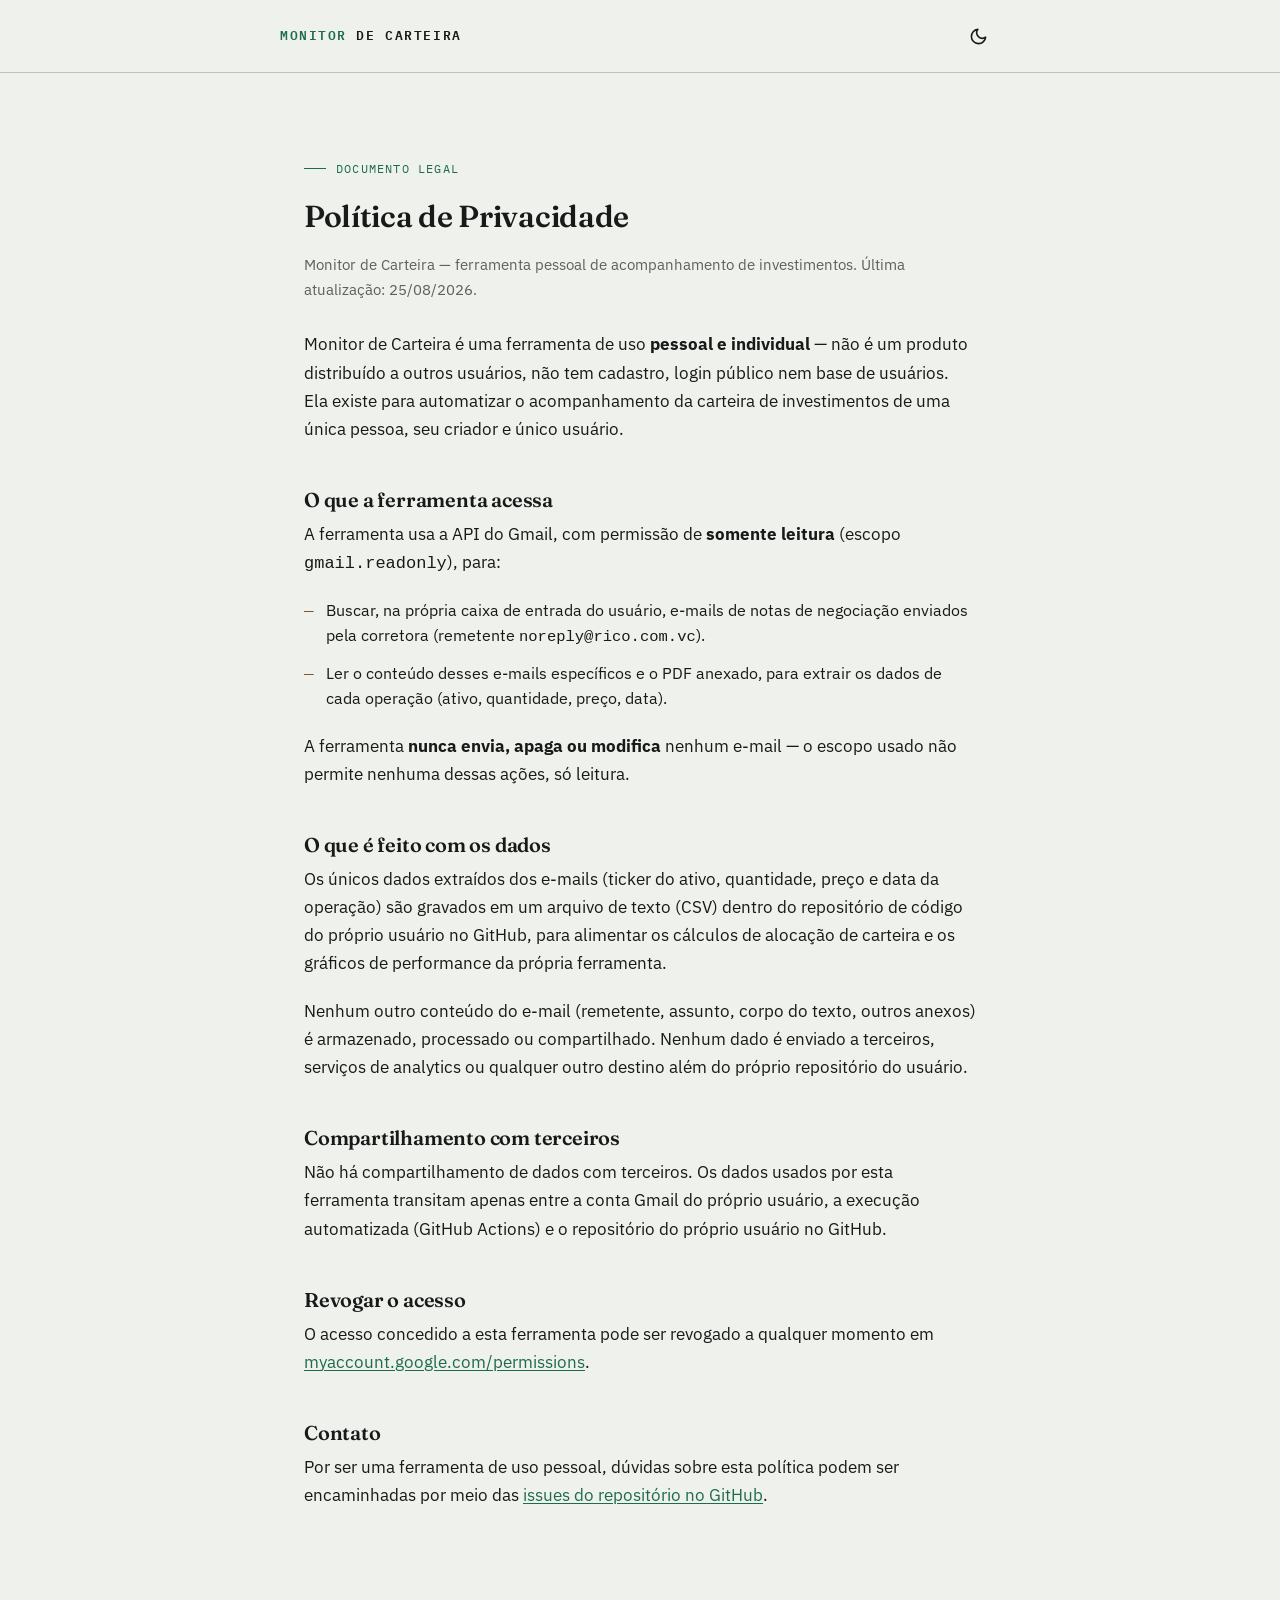
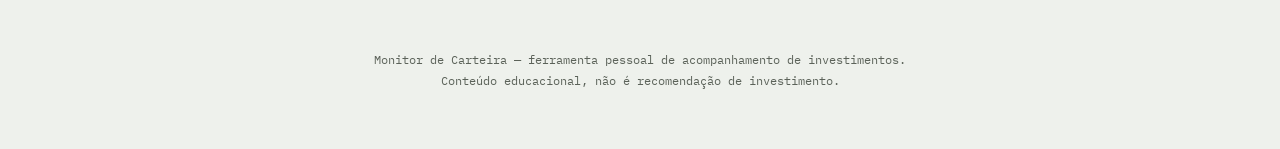
<file: docs/privacidade.html>
<!doctype html>
<html lang="pt-BR">
<head>
<meta charset="utf-8">
<meta name="viewport" content="width=device-width, initial-scale=1">
<script src="assets/theme-init.js"></script>
<link rel="preconnect" href="https://fonts.googleapis.com">
<link rel="preconnect" href="https://fonts.gstatic.com" crossorigin>
<link rel="stylesheet" href="https://fonts.googleapis.com/css2?family=Fraunces:ital,wght@0,400;0,500;0,600;0,700;1,500;1,600&family=IBM+Plex+Sans:wght@400;500;600;700&family=IBM+Plex+Mono:wght@400;500;600&display=swap" media="print" onload="this.media='all'">
<noscript><link rel="stylesheet" href="https://fonts.googleapis.com/css2?family=Fraunces:ital,wght@0,400;0,500;0,600;0,700;1,500;1,600&family=IBM+Plex+Sans:wght@400;500;600;700&family=IBM+Plex+Mono:wght@400;500;600&display=swap"></noscript>
<link rel="stylesheet" href="assets/site.css">
<meta name="color-scheme" content="light dark">
<meta name="robots" content="index, follow">
<title>Política de Privacidade — Monitor de Carteira</title>
<style>
  :root { --maxw: 720px; }
  main { max-width: var(--maxw); margin: 0 auto; padding: 40px 24px 90px; }
  .prose h2 { font-size: 1.25rem; margin-top: 40px; }
</style>
</head>
<body>

<div class="masthead">
  <div class="masthead-inner">
    <a href="./" class="wordmark"><span>Monitor</span> de Carteira</a>
    <div class="masthead-actions">
      <button type="button" class="icon-btn theme-toggle" id="themeToggle" aria-label="Alternar entre tema claro e escuro">
        <svg class="icon-sun" viewBox="0 0 24 24" fill="none" stroke="currentColor" stroke-width="2" stroke-linecap="round" stroke-linejoin="round"><circle cx="12" cy="12" r="4"/><path d="M12 2v2M12 20v2M4.93 4.93l1.41 1.41M17.66 17.66l1.41 1.41M2 12h2M20 12h2M4.93 19.07l1.41-1.41M17.66 6.34l1.41-1.41"/></svg>
        <svg class="icon-moon" viewBox="0 0 24 24" fill="none" stroke="currentColor" stroke-width="2" stroke-linecap="round" stroke-linejoin="round"><path d="M21 12.79A9 9 0 1 1 11.21 3 7 7 0 0 0 21 12.79Z"/></svg>
      </button>
    </div>
  </div>
</div>

<main>
  <p class="eyebrow">Documento legal</p>
  <h1 class="page-heading">Política de Privacidade</h1>
  <p class="page-subheading">Monitor de Carteira — ferramenta pessoal de acompanhamento de investimentos. Última atualização: 25/08/2026.</p>

  <div class="prose">
    <p>Monitor de Carteira é uma ferramenta de uso <strong>pessoal e individual</strong> — não é um produto distribuído a outros usuários, não tem cadastro, login público nem base de usuários. Ela existe para automatizar o acompanhamento da carteira de investimentos de uma única pessoa, seu criador e único usuário.</p>

    <h2>O que a ferramenta acessa</h2>
    <p>A ferramenta usa a API do Gmail, com permissão de <strong>somente leitura</strong> (escopo <code>gmail.readonly</code>), para:</p>
    <ul>
      <li>Buscar, na própria caixa de entrada do usuário, e-mails de notas de negociação enviados pela corretora (remetente <code>noreply@rico.com.vc</code>).</li>
      <li>Ler o conteúdo desses e-mails específicos e o PDF anexado, para extrair os dados de cada operação (ativo, quantidade, preço, data).</li>
    </ul>
    <p>A ferramenta <strong>nunca envia, apaga ou modifica</strong> nenhum e-mail — o escopo usado não permite nenhuma dessas ações, só leitura.</p>

    <h2>O que é feito com os dados</h2>
    <p>Os únicos dados extraídos dos e-mails (ticker do ativo, quantidade, preço e data da operação) são gravados em um arquivo de texto (CSV) dentro do repositório de código do próprio usuário no GitHub, para alimentar os cálculos de alocação de carteira e os gráficos de performance da própria ferramenta.</p>
    <p>Nenhum outro conteúdo do e-mail (remetente, assunto, corpo do texto, outros anexos) é armazenado, processado ou compartilhado. Nenhum dado é enviado a terceiros, serviços de analytics ou qualquer outro destino além do próprio repositório do usuário.</p>

    <h2>Compartilhamento com terceiros</h2>
    <p>Não há compartilhamento de dados com terceiros. Os dados usados por esta ferramenta transitam apenas entre a conta Gmail do próprio usuário, a execução automatizada (GitHub Actions) e o repositório do próprio usuário no GitHub.</p>

    <h2>Revogar o acesso</h2>
    <p>O acesso concedido a esta ferramenta pode ser revogado a qualquer momento em <a href="https://myaccount.google.com/permissions" target="_blank" rel="noopener">myaccount.google.com/permissions</a>.</p>

    <h2>Contato</h2>
    <p>Por ser uma ferramenta de uso pessoal, dúvidas sobre esta política podem ser encaminhadas por meio das <a href="https://github.com/dinheiroempauta/monitor-carteira-limites/issues" target="_blank" rel="noopener">issues do repositório no GitHub</a>.</p>
  </div>
</main>

<footer>
  Monitor de Carteira — ferramenta pessoal de acompanhamento de investimentos.<br>
  Conteúdo educacional, não é recomendação de investimento.
</footer>

<script src="assets/site.js"></script>
</body>
</html>
</file>
<file: docs/assets/site.css>
/* ============================================================
   Dinheiro em Pauta — design system compartilhado
   Tokens, masthead, footer, cards, tabelas, componentes de
   artigo (TOC/progress/curtir-compartilhar/comentários) e
   tipografia de prosa. Incluído por <link> em todas as páginas.

   Dark mode: segue o sistema por padrão (prefers-color-scheme).
   O botão de tema no masthead grava a escolha explícita do usuário
   em <html data-theme="dark|light">, que tem prioridade sobre o
   sistema — ver assets/theme-init.js (aplica a escolha salva antes
   do primeiro paint) e a lógica do botão em assets/site.js.
   ============================================================ */

:root{
  --paper: #EEF1EC;
  --paper-raised: #F9FAF6;
  --ink: #171A18;
  --muted: #5B6259;
  --green: #1E6B4F;
  --green-deep: #123B2A;
  --green-hover: #175A41;
  --green-light: #6FA382;
  --brick: #A8402A;
  --gold: #7A5820;
  --gold-soft: #EDE0C4;
  --brick-soft: #F3DED8;
  --line: #D7DBCF;
  --line-strong: #BFC5B8;
  --placeholder: #9AA396;
  --recap-accent: #9FD9BE;
  --shadow-color: rgba(23,26,24,.08);
  --overlay-color: rgba(0,0,0,.18);
  --color-scheme: light;

  --font-display: 'Fraunces', serif;
  --font-body: 'IBM Plex Sans', sans-serif;
  --font-mono: 'IBM Plex Mono', monospace;
}

@media (prefers-color-scheme: dark){
  :root:not([data-theme="light"]){
    --paper: #14170F;
    --paper-raised: #1B1F16;
    --ink: #EDEFE8;
    --muted: #A2A99B;
    --green: #6FA382;
    --green-deep: #9FCBAF;
    --green-hover: #83B593;
    --green-light: #4C7C5E;
    --brick: #E08268;
    --gold: #D6A94E;
    --gold-soft: #362A12;
    --brick-soft: #3A2018;
    --line: #33392A;
    --line-strong: #454C38;
    --placeholder: #6B7261;
    --recap-accent: #6FA382;
    --shadow-color: rgba(0,0,0,.35);
    --overlay-color: rgba(0,0,0,.5);
    --color-scheme: dark;
  }
}
:root[data-theme="dark"]{
  --paper: #14170F;
  --paper-raised: #1B1F16;
  --ink: #EDEFE8;
  --muted: #A2A99B;
  --green: #6FA382;
  --green-deep: #9FCBAF;
  --green-hover: #83B593;
  --green-light: #4C7C5E;
  --brick: #E08268;
  --gold: #D6A94E;
  --gold-soft: #362A12;
  --brick-soft: #3A2018;
  --line: #33392A;
  --line-strong: #454C38;
  --placeholder: #6B7261;
  --recap-accent: #6FA382;
  --shadow-color: rgba(0,0,0,.35);
  --overlay-color: rgba(0,0,0,.5);
  --color-scheme: dark;
}

.visually-hidden{ position:absolute; width:1px; height:1px; padding:0; margin:-1px; overflow:hidden; clip:rect(0,0,0,0); white-space:nowrap; border:0; }

*{ box-sizing: border-box; }
button{ font-family: inherit; }
html{ scroll-behavior: smooth; color-scheme: var(--color-scheme); }

body{
  margin:0;
  background: var(--paper);
  color: var(--ink);
  font-family: var(--font-body);
  font-size: 17px;
  line-height: 1.65;
  -webkit-font-smoothing: antialiased;
}

a{ color: var(--green); text-decoration-thickness: 1px; text-underline-offset: 2px; }
a:hover{ color: var(--brick); }
a:focus-visible, button:focus-visible, input:focus-visible, textarea:focus-visible{ outline: 2px solid var(--gold); outline-offset: 3px; }

.mono{ font-family: var(--font-mono); }

/* ---------- Largura do container (--maxw) ----------
   --maxw não é definido aqui de propósito — cada página define o seu
   próprio valor num :root{} local, porque o valor certo depende do
   tipo de conteúdo, não é um token de cor/fonte universal. Os três
   valores em uso hoje, e por quê:
     - 1000px: home, listagens (artigos/simuladores), páginas de
       artigo e Sobre — largura de leitura confortável para prosa.
     - 880px: simuladores de PU (RendA+/Educa+) — formulário + tabela
       de parcelas, mais estreitos que uma coluna de leitura.
     - 1200px: comparador de composição — dois painéis lado a lado
       (Carteira 1/2) + gráficos largos, precisa de mais espaço
       horizontal que os outros grupos.
   Ao criar uma página nova, escolher o grupo mais parecido em vez de
   inventar um quarto valor. */

/* ---------- Masthead ---------- */
.masthead{
  position: sticky; top: 0; z-index: 70;
  background: var(--paper); border-bottom: 1px solid var(--line-strong); padding: 14px 24px;
}
.masthead-inner{ max-width: var(--maxw); margin: 0 auto; display:flex; align-items:center; justify-content: space-between; gap: 12px; }
.wordmark{ font-family: var(--font-mono); font-weight: 600; font-size: 13px; letter-spacing: .12em; text-transform: uppercase; color: var(--ink); text-decoration:none; }
.wordmark span{ color: var(--green); }

/* ícones à direita: tema + menu */
.masthead-actions{ display:flex; align-items:center; gap: 6px; position: relative; }
.icon-btn{
  display:flex; align-items:center; justify-content:center; width: 44px; height: 44px;
  border: 1px solid transparent; border-radius: 6px; background: transparent; color: var(--ink);
  cursor: pointer; transition: background .15s ease, border-color .15s ease;
}
.icon-btn:hover{ background: var(--paper-raised); border-color: var(--line-strong); }
.icon-btn svg{ width: 19px; height: 19px; }

/* ícone mostra o tema pra onde o clique leva (lua = "ir pro escuro", sol = "ir pro claro") */
.theme-toggle .icon-sun{ display:none; }
.theme-toggle .icon-moon{ display:block; }
@media (prefers-color-scheme: dark){
  :root:not([data-theme="light"]) .theme-toggle .icon-sun{ display:block; }
  :root:not([data-theme="light"]) .theme-toggle .icon-moon{ display:none; }
}
:root[data-theme="dark"] .theme-toggle .icon-sun{ display:block; }
:root[data-theme="dark"] .theme-toggle .icon-moon{ display:none; }

.menu-toggle[aria-expanded="true"]{ background: var(--paper-raised); border-color: var(--line-strong); }

.site-menu{
  position: absolute; top: calc(100% + 8px); right: 0; min-width: 180px;
  background: var(--paper-raised); border: 1px solid var(--line-strong); border-radius: 8px;
  box-shadow: 0 8px 24px var(--shadow-color); padding: 6px; display:flex; flex-direction: column; gap: 2px;
  z-index: 71;
}
.site-menu[hidden]{ display:none; }
.site-menu a{
  font-family: var(--font-mono); font-size: 13px; letter-spacing: .02em; color: var(--ink);
  text-decoration:none; padding: 10px 12px; border-radius: 5px; min-height: 44px; display:flex; align-items:center;
}
.site-menu a:hover{ background: var(--paper); color: var(--green); }
.site-menu a[aria-current="page"]{ color: var(--green); font-weight: 600; }

footer{ max-width: var(--maxw); margin: 0 auto; padding: 30px 24px 60px; font-family: var(--font-mono); font-size: 12px; color: var(--muted); text-align:center; line-height: 1.8; }
.footer-links{ margin-top: 8px; }
.footer-links a{ color: var(--muted); text-decoration: underline; text-underline-offset: 2px; }
.footer-links a:hover{ color: var(--ink); }
.footer-links .sep{ margin: 0 8px; }

/* ---------- Listagens: cabeçalho de página ---------- */
.page-heading{ font-family: var(--font-display); font-weight: 600; font-size: 1.9rem; letter-spacing: -0.01em; margin: 0 0 12px; }
.page-subheading{ color: var(--muted); font-size: 15px; margin: 0 0 28px; max-width: 100%; }

/* ---------- Cards (vitrine da home + grids de listagem) ---------- */
.article-grid{ display:grid; grid-template-columns: repeat(auto-fill, minmax(280px, 1fr)); gap: 20px; }

.article-card, .vitrine-card{
  display:flex; flex-direction: column; height: var(--card-h, 280px); overflow: hidden;
  text-decoration:none; color: inherit;
  padding: 24px 24px 22px; border: 1px solid var(--line-strong); border-radius: 4px; background: var(--paper-raised);
  transition: border-color .18s ease, transform .18s ease, box-shadow .18s ease;
}
.article-card:hover, .vitrine-card:hover{ border-color: var(--green); transform: translateY(-3px); box-shadow: 0 6px 18px var(--shadow-color); }
.article-card:hover .card-title, .vitrine-card:hover .card-title{ color: var(--green); }
.article-card:hover .card-arrow, .vitrine-card:hover .card-arrow{ transform: translateX(4px); opacity:1; }

.card-eyebrow{
  font-family: var(--font-mono); font-size: 11px; letter-spacing: .08em; text-transform: uppercase;
  color: var(--gold); margin-bottom: 10px;
}
.card-top{ display:flex; align-items: flex-start; justify-content: space-between; gap: 12px; }
.card-title{
  font-family: var(--font-display); font-weight: 600; font-size: 1.2rem;
  line-height: 1.25; letter-spacing: -0.01em; color: var(--ink); margin: 0 0 10px; transition: color .15s ease;
  display: -webkit-box; -webkit-line-clamp: 2; -webkit-box-orient: vertical; overflow: hidden;
}
.card-arrow{
  font-family: var(--font-mono); color: var(--gold); font-size: 16px; flex: none; margin-top: 4px;
  opacity: .55; transition: transform .18s ease, opacity .18s ease;
}
.card-summary-wrap{ flex: 1; min-height: 0; margin: 0 0 14px; }
.card-summary{
  color: var(--muted); font-size: 14px; margin: 0;
  display: -webkit-box; -webkit-line-clamp: 3; -webkit-box-orient: vertical; overflow: hidden;
}
.card-meta{
  font-family: var(--font-mono); font-size: 11px; color: var(--muted); display:flex; gap: 14px; flex-wrap: wrap; margin-top: auto;
}
.card-meta b{ color: var(--ink); }

.empty-state{
  height: var(--card-h, 280px); display:flex; flex-direction: column; justify-content: center;
  border: 1px dashed var(--line-strong); border-radius: 4px; background: var(--paper-raised);
  padding: 40px 24px; text-align: center; color: var(--muted);
}
.empty-state-title{ font-family: var(--font-display); font-size: 1.2rem; color: var(--ink); margin: 0 0 8px; }
.empty-state p{ margin: 0 auto; max-width: 46ch; font-size: 14.5px; }

/* ---------- Artigo: cabeçalho ---------- */
.eyebrow{
  margin-top: 46px; font-family: var(--font-mono); font-size: 12px; letter-spacing: .1em;
  text-transform: uppercase; color: var(--green); display:flex; align-items:center; gap: 10px;
}
.eyebrow::before{ content:""; width: 22px; height: 1px; background: var(--green); display:inline-block; }

h1.title{
  font-family: var(--font-display); font-weight: 600; font-size: clamp(2rem, 5vw, 2.9rem);
  line-height: 1.08; letter-spacing: -0.01em; margin: 14px 0 8px;
}
.subtitle{
  font-family: var(--font-display); font-style: italic; font-weight: 500;
  font-size: clamp(1.05rem, 2.4vw, 1.3rem); color: var(--muted); margin: 0 0 22px;
}
.meta{
  font-family: var(--font-mono); font-size: 12px; color: var(--muted);
  display:flex; gap:16px; flex-wrap:wrap; padding-bottom: 26px; border-bottom: 1px solid var(--line);
}
.meta b{ color: var(--ink); }

.promise{ margin: 30px 0 8px; background: var(--paper-raised); border: 1px solid var(--line-strong); border-radius: 3px; padding: 22px 24px; }
.promise-label{ font-family: var(--font-mono); font-size: 11px; letter-spacing: .1em; text-transform: uppercase; color: var(--green); margin-bottom: 10px; }
.promise ul{ margin:0; padding-left: 0; list-style:none; }
.promise li{ position:relative; padding-left: 22px; margin-bottom: 9px; font-size: 15.5px; }
.promise li:last-child{ margin-bottom:0; }
.promise li::before{ content:"—"; position:absolute; left:0; top:0; color: var(--gold); font-family: var(--font-mono); }

/* ---------- Prosa ---------- */
.prose{ margin-top: 20px; }
.prose p{ margin: 0 0 20px; }
.prose ul{ margin: 0 0 20px; padding-left: 0; list-style: none; }
.prose ul li{ position:relative; padding-left: 22px; margin-bottom: 10px; font-size: 15.5px; }
.prose ul li::before{ content:"—"; position:absolute; left:0; top:0; color: var(--gold); font-family: var(--font-mono); }
.section-lead{ color: var(--muted); font-size: 1.02rem; margin-bottom: 22px; }

h2{ font-family: var(--font-display); font-weight: 600; font-size: 1.55rem; letter-spacing: -0.01em; margin: 54px 0 4px; color: var(--ink); }
h2 .num{ font-family: var(--font-mono); font-size: 13px; color: var(--gold); display:block; letter-spacing: .1em; margin-bottom: 6px; }
h3{ font-family: var(--font-display); font-weight: 600; font-size: 1.15rem; margin: 30px 0 10px; color: var(--ink); }

.glossary{ display:grid; grid-template-columns: 1fr 1fr; gap: 14px; margin: 22px 0 28px; }
@media (max-width: 560px){ .glossary{ grid-template-columns: 1fr; } }
.gloss-item{ border: 1px solid var(--line-strong); background: var(--paper-raised); border-radius: 3px; padding: 16px 18px; }
.gloss-item .abbr{ font-family: var(--font-mono); font-weight:600; font-size: 13px; color: var(--green); letter-spacing: .04em; }
.gloss-item .full{ font-family: var(--font-mono); font-size: 11px; color: var(--muted); margin: 2px 0 8px; }
.gloss-item p{ margin:0; font-size: 14.5px; }

.stat-card{ border: 1px solid var(--line-strong); background: var(--paper-raised); border-radius: 3px; padding: 20px 22px; margin: 24px 0 28px; }
.stat-card .cap{ font-family: var(--font-mono); font-size: 11px; letter-spacing:.08em; text-transform:uppercase; color:var(--muted); margin-bottom:12px; }
.stat-grid{ display:grid; grid-template-columns: 1fr 1fr; gap: 14px 20px; }
@media (max-width: 480px){ .stat-grid{ grid-template-columns: 1fr; } }
.stat-grid div{ font-size: 14.5px; }
.stat-grid b{ display:block; font-family: var(--font-mono); font-size: 1.05rem; color: var(--ink); font-variant-numeric: tabular-nums; }
.stat-grid span{ color: var(--muted); font-size: 13px; }

/* Componente opcional, não obrigatório: só usar quando o artigo tiver 2-4
   números-chave que resumem o resultado logo na abertura (ex: PWR@90%/95%
   no artigo de PWR). Não é o padrão esperado em todo artigo — a maioria
   não tem esse tipo de resultado numérico para destacar antes do corpo do
   texto, e forçar o componente sem esse conteúdo é pior que não usá-lo. */
.hero-stats{ display:grid; grid-template-columns: 1fr 1fr; gap: 14px; margin: 22px 0 0; }
@media (max-width: 480px){ .hero-stats{ grid-template-columns: 1fr; } }
.hero-stat{ border: 1px solid var(--line-strong); background: var(--paper-raised); border-radius: 3px; padding: 16px 18px; }
.hero-stat .cap{ font-family: var(--font-mono); font-size: 11px; letter-spacing:.06em; text-transform:uppercase; color: var(--muted); margin-bottom: 6px; }
.hero-stat b{ display:block; font-family: var(--font-mono); font-size: 1.5rem; color: var(--ink); font-variant-numeric: tabular-nums; }

/* ---------- Tabelas (padrão único table.data / table.summary) ---------- */
.table-wrap{ margin: 22px 0 10px; overflow-x:auto; }
.table-wrap + p{ margin-top: 20px; }
table.data{ width:100%; border-collapse: collapse; font-family: var(--font-mono); font-size: 13px; font-variant-numeric: tabular-nums; }
table.data caption{ text-align:left; font-family: var(--font-body); font-size: 13px; color: var(--muted); margin-bottom: 8px; caption-side: top; }
table.data th{ text-align:right; font-weight:600; padding: 8px 10px; border-bottom: 1.5px solid var(--ink); white-space:nowrap; font-size:11.5px; letter-spacing:.02em; }
table.data th:first-child, table.data td:first-child{ text-align:left; }
table.data td{ text-align:right; padding: 7px 10px; border-bottom: 1px solid var(--line); white-space:nowrap; }
table.data tr.ellipsis td{ color: var(--muted); text-align:center; letter-spacing:.2em; }
table.data td.neg{ color: var(--brick); }
table.data td.pos{ color: var(--green); }

.summary-table-wrap{ margin: 26px 0 32px; overflow-x: auto; }
table.summary{ width:100%; border-collapse: collapse; font-size: 14.5px; }
table.summary th{ font-family: var(--font-mono); font-size: 11px; text-transform:uppercase; letter-spacing:.05em; text-align: right; padding: 10px 12px; border-bottom: 1.5px solid var(--ink); }
table.summary th:first-child{ text-align:left; }
table.summary td{ padding: 12px; border-bottom: 1px solid var(--line); text-align:right; font-family: var(--font-mono); font-variant-numeric: tabular-nums; }
table.summary td:first-child{ text-align:left; font-family: var(--font-body); font-weight:500; }
table.summary tr:last-child td{ font-weight:600; color:var(--brick); }

/* ---------- Notas / callouts ---------- */
.note{ border-left: 3px solid var(--gold); background: var(--paper-raised); padding: 16px 20px; margin: 26px 0; font-size: 14.5px; }
.note .cap{ font-family: var(--font-mono); font-size: 11px; letter-spacing:.08em; text-transform:uppercase; color: var(--gold); margin-bottom:6px; }
.note p{ margin:0 0 8px; }
.note p:last-child{ margin-bottom:0; }
.note.brick{ border-left-color: var(--brick); }
.note.brick .cap{ color: var(--brick); }
.note.green{ border-left-color: var(--green); }
.note.green .cap{ color: var(--green); }

/* ---------- Gráficos ---------- */
/* color explícito (não só herdado do body) para que os 4 artigos que fixam
   --ink no tema claro dentro deste card (ver comentário local em cada
   artigo) realmente apliquem esse --ink ao texto — herança de `color` usa
   o valor já resolvido no ancestral, não reavalia var() nó a nó, então sem
   isso o título ficava quase invisível no dark mode (ink claro sobre card
   claro). */
.chart-card{ border: 1px solid var(--line-strong); background: var(--paper-raised); color: var(--ink); border-radius: 3px; padding: 22px 22px 18px; margin: 30px 0 32px; position: relative; }
.chart-head{ margin-bottom: 6px; }
.chart-title{ font-family: var(--font-display); font-weight:600; font-size: 1.05rem; }
.chart-sub{ font-size: 13px; color: var(--muted); margin-top: 2px; }
.chart-svg-wrap{ margin: 14px 0 6px; position: relative; }
svg.chart{ width:100%; height:auto; display:block; }
.chart-legend{ display:flex; flex-wrap:wrap; gap: 16px; font-family: var(--font-mono); font-size: 12px; color: var(--muted); margin-top: 4px; }
.chart-legend .sw{ display:inline-flex; align-items:center; gap:6px; }
.chart-legend .dot{ width:10px; height:10px; border-radius:50%; display:inline-block; }
.chart-caption{ font-size: 13.5px; color: var(--muted); margin-top: 12px; }

.formula-box{ border: 1px solid var(--line-strong); background: var(--paper-raised); border-radius: 3px; padding: 26px 24px; margin: 22px 0 26px; overflow-x: auto; }
.formula-box .cap{ font-family: var(--font-mono); font-size: 11px; letter-spacing:.08em; text-transform:uppercase; color: var(--muted); margin-bottom: 16px; }
.formula{ font-family: var(--font-mono); font-size: 16px; color: var(--ink); display:flex; align-items:center; justify-content:center; gap: 6px; min-width: max-content; padding: 6px 4px; }
.formula .bracket{ font-size: 30px; color: var(--muted); font-weight: 300; }
.frac{ display:inline-flex; flex-direction:column; align-items:center; vertical-align:middle; margin: 0 4px; }
.frac .num{ padding: 0 4px 3px; border-bottom: 1.4px solid var(--ink); }
.frac .den{ padding: 3px 4px 0; }
.formula .exp{ font-size: 11px; vertical-align: super; color: var(--green); }
.formula-vars{ margin-top: 18px; padding-top: 16px; border-top: 1px solid var(--line); display:flex; flex-wrap: wrap; row-gap: 10px; column-gap: 36px; font-size: 13.5px; }
.formula-vars .fv{ white-space: nowrap; }
.formula-vars .fv b{ font-family: var(--font-mono); color: var(--green); margin-right: 6px; }

.steps-list{ margin: 18px 0 26px; padding-left: 0; list-style:none; counter-reset: step; }
.steps-list li{ counter-increment: step; position:relative; padding: 10px 0 10px 40px; border-bottom: 1px solid var(--line); font-size: 15px; }
.steps-list li:last-child{ border-bottom:none; }
.steps-list li::before{
  content: counter(step); position:absolute; left:0; top:8px; width: 24px; height: 24px; border-radius: 50%;
  background: var(--green); color: var(--paper-raised); font-family: var(--font-mono); font-size: 12px; font-weight:600;
  display:flex; align-items:center; justify-content:center;
}

blockquote.pull{
  font-family: var(--font-display); font-style: italic; font-weight: 500; font-size: clamp(1.2rem, 3vw, 1.55rem);
  line-height: 1.4; color: var(--ink); border-left: 3px solid var(--green); padding: 4px 0 4px 24px; margin: 38px 0;
}
blockquote.pull cite{ display:block; font-family: var(--font-mono); font-style: normal; font-size: 12px; color: var(--muted); margin-top: 10px; }

.mitigation-grid{ display:grid; grid-template-columns: 1fr 1fr; gap: 18px; margin: 22px 0 28px; }
@media (max-width: 560px){ .mitigation-grid{ grid-template-columns: 1fr; } }
.mit-card{ border: 1px solid var(--line-strong); border-radius: 3px; padding: 18px 20px; background: var(--paper-raised); }
.mit-card .idx{ font-family: var(--font-mono); font-size: 12px; color: var(--green); letter-spacing:.05em; }
.mit-card h3{ margin: 6px 0 10px; font-size: 1.05rem; }
.mit-card p{ font-size: 14.5px; margin:0; }

/* Cartão de fechamento sempre escuro (mesmo espírito do .chart-card: um
   componente que não deve seguir o tema da página). --ink/--paper/
   --recap-accent são theme-relativos (invertem no dark mode), então sem
   fixá-los aqui o cartão vira um retângulo quase branco com texto verde
   claro sobre fundo claro no dark mode — mesma classe de bug do título
   do gráfico, mesmo fix. */
.recap{
  --ink: #171A18;
  --paper: #F9FAF6;
  --recap-accent: #9FD9BE;
  background: var(--ink); color: var(--paper); border-radius: 4px; padding: 28px 26px; margin: 46px 0 28px;
}
.recap .cap{ font-family: var(--font-mono); font-size: 11px; letter-spacing:.1em; text-transform:uppercase; color: var(--recap-accent); margin-bottom: 14px; }
.recap ol{ margin:0; padding-left: 20px; }
.recap li{ margin-bottom: 10px; font-size: 15px; }
.recap li:last-child{ margin-bottom:0; }
.recap li::marker{ font-family: var(--font-mono); color: var(--recap-accent); }

/* ---------- CTA (newsletter + relacionados) ---------- */
.cta{ border: 1px solid var(--line-strong); border-radius: 3px; padding: 24px 24px; margin: 30px 0; display:flex; justify-content: space-between; align-items:center; gap: 20px; flex-wrap: wrap; }
.cta-text h3{ margin:0 0 6px; font-size:1.1rem; }
.cta-text p{ margin:0; font-size:14px; color:var(--muted); max-width: 40ch; }
.cta-btn{ font-family: var(--font-mono); font-size: 13px; font-weight:600; letter-spacing:.03em; background: var(--green); color: var(--paper-raised); border: none; padding: 12px 20px; border-radius: 3px; cursor:pointer; white-space:nowrap; text-decoration:none; display:inline-block; }
.cta-btn:hover{ background: var(--green-hover); }
.cta-buttons{ display: flex; gap: 16px; flex-wrap: wrap; align-items: center; }
.newsletter-form{ width: 100%; display:flex; align-items:center; gap: 10px; flex-wrap: wrap; margin-top: 14px; padding-top: 14px; border-top: 1px solid var(--line); }
.newsletter-form[hidden]{ display: none; }
.newsletter-label{ font-family: var(--font-mono); font-size: 11px; text-transform: uppercase; letter-spacing: .08em; color: var(--muted); }
.newsletter-form input[type="email"]{ font-family: var(--font-body); font-size: 14px; padding: 11px 12px; border: 1px solid var(--line-strong); border-radius: 3px; background: var(--paper); color: var(--ink); flex: 1; min-width: 200px; }
.newsletter-form input[type="email"]:focus{ outline:none; border-color: var(--green); }
.newsletter-form input[type="email"]::placeholder{ color: var(--placeholder); }
.newsletter-submit{ font-family: var(--font-mono); font-size: 13px; font-weight:600; letter-spacing:.03em; background: var(--green); color: var(--paper-raised); border:none; padding: 12px 18px; border-radius: 3px; cursor:pointer; white-space:nowrap; min-height: 44px; }
.newsletter-submit:hover{ background: var(--green-hover); }
.newsletter-fields{ display:flex; align-items:center; gap: 10px; flex-wrap: wrap; }
.newsletter-note{ font-size: 12px; color: var(--muted); width: 100%; margin: 0; }
.newsletter-note.success{ color: var(--green); font-weight: 600; }
.newsletter-note.error{ color: var(--brick); font-weight: 600; }
.newsletter-hidden-frame{ display:none; }

.suggest-form{ width: 100%; display:flex; flex-direction:column; gap: 10px; margin-top: 14px; padding-top: 14px; border-top: 1px solid var(--line); }
.suggest-form[hidden]{ display: none; }
.suggest-fields{ display:flex; flex-direction:column; gap: 8px; }
.suggest-form textarea{
  font-family: var(--font-body); font-size: 14px; padding: 10px 12px;
  border: 1px solid var(--line-strong); border-radius: 3px; background: var(--paper);
  color: var(--ink); resize: vertical; min-height: 90px;
}
.suggest-form textarea:focus{ outline:none; border-color: var(--green); }
.suggest-form textarea::placeholder{ color: var(--placeholder); }
.suggest-actions{ display:flex; align-items:center; justify-content:space-between; gap: 10px; flex-wrap: wrap; }
.suggest-counter{ font-family: var(--font-mono); font-size: 11px; color: var(--muted); }
.suggest-honeypot{ position:absolute; left:-9999px; width:1px; height:1px; opacity:0; }

.cta-related{ width: 100%; margin-top: 4px; padding-top: 16px; border-top: 1px solid var(--line); }
.cta-related-label{ font-family: var(--font-mono); font-size: 11px; letter-spacing: .1em; text-transform: uppercase; color: var(--green); margin-bottom: 12px; }
.cta-related-link{ display: flex; align-items: center; justify-content: space-between; padding: 12px 0; border-bottom: 1px solid var(--line); color: var(--ink); text-decoration: none; min-height: 44px; }
.cta-related-link:last-child{ border-bottom: none; }
.cta-related-title{ font-family: var(--font-display); font-weight: 500; font-size: 15px; }
.cta-related-arrow{ color: var(--gold); font-family: var(--font-mono); transition: transform .15s ease; }
.cta-related-link:hover .cta-related-arrow{ transform: translateX(4px); }
.cta-related-link:hover .cta-related-title{ color: var(--green); }

.disclaimer{ font-size: 13px; color: var(--muted); border-top: 1px solid var(--line); padding-top: 20px; margin-top: 40px; }
.disclaimer-spacer{ font-size: 13px; color: var(--muted); border-top: 1px solid var(--line); padding-top: 20px; margin-top: 12px; }
.disclaimer .cap{ font-family: var(--font-mono); font-size: 11px; letter-spacing:.08em; text-transform:uppercase; margin-bottom: 8px; color: var(--ink); }

.refs{ margin-top: 30px; font-size: 13px; color: var(--muted); }
.refs .cap{ font-family: var(--font-mono); font-size: 11px; letter-spacing:.08em; text-transform:uppercase; color: var(--ink); margin-bottom: 10px; }
.refs ol{ padding-left: 18px; margin:0; }
.refs li{ margin-bottom: 8px; }

/* Citação numerada em nota de rodapé, tipo livro: <sup class="cite"><a href="#ref-N">N</a></sup>
   dentro do corpo do texto, apontando pro item correspondente em
   "Referências técnicas" (que precisa de id="ref-N" em cada <li>). */
sup.cite{ font-size: 0.68em; line-height: 0; margin-left: 1px; }
sup.cite a{ color: var(--green); text-decoration: none; padding: 0 1px; font-weight: 600; }
sup.cite a:hover{ color: var(--brick); text-decoration: underline; }
.disclaimer ol li:target, .refs ol li:target{ color: var(--ink); background: var(--gold-soft); border-radius: 2px; padding: 2px 6px; margin-left: -6px; }
.disclaimer ol li[id]{ scroll-margin-top: 90px; }

/* ---------- Curtir + compartilhar ---------- */
.engage{ margin: 46px 0 32px; padding: 22px 24px; border: 1px solid var(--line-strong); border-radius: 3px; background: var(--paper-raised); }
.engage-row{ display:flex; align-items:center; justify-content: space-between; gap: 20px; flex-wrap: wrap; }
.like-btn{ display:inline-flex; align-items:center; gap: 10px; font-family: var(--font-mono); font-size: 13px; font-weight: 600; letter-spacing: .02em; color: var(--ink); background: var(--paper); border: 1px solid var(--line-strong); border-radius: 3px; padding: 12px 16px; min-height: 44px; cursor: pointer; transition: border-color .15s ease, color .15s ease, background .15s ease; }
.like-btn:hover{ border-color: var(--green); color: var(--green); }
.like-btn .like-icon{ width:16px; height:16px; transition: transform .2s ease; }
.like-btn.liked{ background: var(--green); color: var(--paper-raised); border-color: var(--green); }
.like-btn.liked .like-icon{ fill: currentColor; transform: scale(1.12); }
.like-btn .like-count{ font-variant-numeric: tabular-nums; color: var(--muted); }
.like-btn.liked .like-count{ color: var(--paper-raised); }
.share-group{ display:flex; align-items:center; gap: 10px; flex-wrap: wrap; }
.share-label{ font-family: var(--font-mono); font-size: 11px; text-transform: uppercase; letter-spacing:.08em; color: var(--muted); margin-right: 4px; }
.share-btn{ display:inline-flex; align-items:center; justify-content:center; width: 44px; height: 44px; border: 1px solid var(--line-strong); border-radius: 3px; background: var(--paper); color: var(--muted); text-decoration:none; cursor:pointer; transition: border-color .15s ease, color .15s ease; }
.share-btn:hover{ border-color: var(--green); color: var(--green); }
.share-btn svg{ width:15px; height:15px; }
.share-btn.copied{ border-color: var(--gold); color: var(--gold); }

/* ---------- Comentários ---------- */
/* scroll-margin-top: o link "Ver comentário" no e-mail de notificação
   aponta pra #comentarios — sem isso, o masthead sticky (ver .masthead)
   cobre o topo da seção ao pular direto pra âncora. */
.comments-section{ margin: 8px 0 40px; padding-top: 30px; border-top: 1px solid var(--line); scroll-margin-top: 80px; }
.comments-section .cap{ font-family: var(--font-mono); font-size: 11px; letter-spacing: .08em; text-transform: uppercase; color: var(--ink); margin-bottom: 8px; }
.comments-note{ font-size: 13px; color: var(--muted); margin: 0 0 18px; }

.comment-widget{ margin-top: 4px; }

.comment-form{ border: 1px solid var(--line-strong); background: var(--paper-raised); border-radius: 3px; padding: 22px 24px; margin-bottom: 32px; }
.comment-form-row{ display: flex; gap: 18px; flex-wrap: wrap; margin-bottom: 16px; }
.comment-form-field{ flex: 1 1 220px; display: flex; flex-direction: column; gap: 7px; }
/* Não usar :last-of-type aqui: ele conta por tag (div), não por classe —
   o último <div> do formulário é .comment-form-actions, não este campo,
   então a regra nunca batia em nada (bug real, comprovado por print: o
   botão "Comentar" ficava colado na textarea mesmo com margem "definida"
   aqui). .comment-form-row + já mira exatamente o campo da mensagem, que
   sempre vem logo depois da linha de nome/e-mail. */
.comment-form-row + .comment-form-field{ margin-bottom: 28px; }
/* input[type=text]/[type=email] já herdam padding/borda/min-height 44px
   da regra global (ver "Base de formulário" acima) — só a textarea
   precisa de regra própria aqui. */
.comment-form textarea{
  font-family: var(--font-body); font-size: 14.5px; line-height: 1.55; min-height: 120px; resize: vertical;
  background: var(--paper); color: var(--ink); border: 1px solid var(--line-strong); border-radius: 3px; padding: 12px 14px;
}
.comment-form textarea:focus, .comment-form input:focus{ outline: 2px solid var(--gold); outline-offset: 2px; border-color: var(--green); }
.comment-form-actions{ display: flex; align-items: center; justify-content: space-between; gap: 14px; flex-wrap: wrap; margin-top: 16px; }
/* .newsletter-note.success/.error (compartilhado com a newsletter) só dá
   cor+negrito ao texto — pouco chamativo pra confirmar que um comentário
   foi enviado de verdade. Reforça como um banner, igual ao padrão de
   .note usado em artigos. */
.comment-form .comment-status{ flex-basis: 100%; margin: 16px 0 0; }
.comment-form .comment-status.success, .comment-form .comment-status.error{
  padding: 10px 14px; border-radius: 3px; font-size: 13px;
}
.comment-form .comment-status.success{ background: var(--green); color: var(--paper-raised); }
.comment-form .comment-status.error{ background: var(--brick); color: var(--paper-raised); }
.comment-form.comment-reply-form{ margin: 14px 0 0; padding: 18px 20px; }

.comment-list{
  display: flex; flex-direction: column; border: 1px solid var(--line-strong); border-radius: 3px; padding: 4px 22px;
}
.comment-list:empty, .comment-list:has(> .comment-empty:only-child), .comment-list:has(> .comment-loading:only-child){
  border: none; padding: 0;
}
.comment-item{ padding: 18px 0; border-bottom: 1px solid var(--line); }
.comment-item:last-child{ border-bottom: none; }
.comment-item-header{ display: flex; align-items: baseline; gap: 10px; margin-bottom: 8px; flex-wrap: wrap; }
.comment-nickname{ font-weight: 600; color: var(--ink); font-size: 14.5px; }
.comment-badge-author{
  font-family: var(--font-mono); font-size: 10px; font-weight: 600; letter-spacing: .05em; text-transform: uppercase;
  background: var(--green); color: var(--paper-raised); padding: 2px 7px; border-radius: 3px;
}
.comment-date{ font-family: var(--font-mono); font-size: 12px; color: var(--muted); }
.comment-message{ font-size: 15px; color: var(--ink); line-height: 1.65; margin: 0 0 10px; white-space: pre-wrap; overflow-wrap: anywhere; }
.comment-reply-toggle{
  font-family: var(--font-mono); font-size: 11.5px; font-weight: 600; letter-spacing: .04em; text-transform: uppercase;
  color: var(--green); cursor: pointer; background: none; border: none; padding: 4px 2px; min-height: 32px;
}
.comment-reply-toggle::before{ content: "↳ "; }
.comment-reply-toggle:hover{ color: var(--green-hover); text-decoration: underline; }
.comment-replies{ margin: 14px 0 0 22px; padding-left: 18px; border-left: 2px solid var(--line); display: flex; flex-direction: column; gap: 4px; }
.comment-replies .comment-item{ padding: 14px 0; }
.comment-replies .comment-item:first-child{ padding-top: 0; }
/* Resposta sem limite de profundidade: a partir do 2º nível o recuo some
   (usa o mesmo valor pro 2º, 3º, 4º... nível, em vez de somar 22px a cada
   nível) — senão uma conversa de 4-5 respostas empurra o texto quase todo
   pra fora da tela, principalmente no mobile. */
.comment-replies .comment-replies{ margin-left: 14px; padding-left: 12px; }
.comment-empty, .comment-loading{ color: var(--muted); font-size: 14px; padding: 10px 0; }
@media (max-width: 480px){
  .comment-replies{ margin-left: 10px; padding-left: 12px; }
  .comment-replies .comment-replies{ margin-left: 8px; padding-left: 8px; }
  .comment-form{ padding: 18px 16px; }
  .comment-list{ padding: 4px 14px; }
}

/* ---------- Melhorias de leitura ---------- */
.progress-rail{ position: fixed; top:0; left:0; right:0; height: 3px; background: transparent; z-index: 80; }
.progress-fill{ height: 100%; width:0%; background: linear-gradient(90deg, var(--gold), var(--green)); transition: width .08s linear; }

.back-to-top{
  position: fixed; right: 22px; bottom: 22px; width: 44px; height:44px; border-radius: 50%;
  background: var(--ink); color: var(--paper); border: none; display:flex; align-items:center; justify-content:center;
  cursor:pointer; opacity:0; visibility:hidden; transform: translateY(8px);
  transition: opacity .25s ease, transform .25s ease, background .15s ease; z-index: 55; box-shadow: 0 4px 14px var(--overlay-color);
}
.back-to-top.show{ opacity:1; visibility:visible; transform:translateY(0); }
.back-to-top:hover{ background: var(--green); }
.back-to-top svg{ width:16px; height:16px; }

.toc-rail{ position: fixed; top: 50%; transform: translateY(-50%); right: max(14px, calc((100vw - var(--maxw)) / 2 - 46px)); display:flex; flex-direction:column; gap: 13px; z-index: 40; }
.toc-rail a{ width: 24px; height:24px; display:flex; align-items:center; justify-content:center; position:relative; text-decoration:none; }
.toc-rail a::after{ content:""; width:9px; height:9px; border-radius:50%; background: var(--line-strong); transition: background .2s ease, transform .2s ease; }
.toc-rail a:hover::after, .toc-rail a.active::after{ background: var(--green); transform: scale(1.3); }
.toc-rail a .toc-label{
  position:absolute; right: 20px; top:50%; transform: translateY(-50%); font-family: var(--font-mono); font-size: 11px; color: var(--ink);
  background: var(--paper-raised); border: 1px solid var(--line-strong); padding: 4px 9px; border-radius: 3px; white-space: nowrap;
  opacity:0; visibility:hidden; transition: opacity .15s ease; pointer-events:none;
}
.toc-rail a:hover .toc-label{ opacity:1; visibility:visible; }
@media (max-width: 1240px){ .toc-rail{ display:none; } }

.reveal{ opacity:0; transform: translateY(16px); transition: opacity .6s ease, transform .6s ease; }
.reveal.visible{ opacity:1; transform:none; }
@media (prefers-reduced-motion: no-preference){
  .fade-in{ animation: fadeUp .7s ease-out both; }
  .fade-in.d1{ animation-delay: .08s; }
  .fade-in.d2{ animation-delay: .16s; }
  @keyframes fadeUp{
    from{ opacity:0; transform: translateY(10px); }
    to{ opacity:1; transform: translateY(0); }
  }
}
@media (prefers-reduced-motion: reduce){
  .reveal{ opacity:1; transform:none; transition:none; }
}

/* ---------- Sobre ---------- */
.closing{ margin: 54px 0 10px; padding: 28px 26px; border: 1px solid var(--line-strong); border-radius: 3px; background: var(--paper-raised); text-align:center; }
.closing p{ margin: 0 0 18px; font-family: var(--font-display); font-size: 1.1rem; }
.closing-btn{ font-family: var(--font-mono); font-size: 13px; font-weight:600; letter-spacing:.03em; background: var(--green); color: var(--paper-raised); border: none; padding: 12px 22px; border-radius: 3px; cursor:pointer; white-space:nowrap; text-decoration:none; display:inline-block; min-height: 44px; }
.closing-btn:hover{ background: var(--green-hover); color: var(--paper-raised); }

/* ---------- Base de formulário/botão reaproveitada pelos simuladores ---------- */
.btn{ font-family: var(--font-mono); font-size: 13px; font-weight: 600; letter-spacing: .02em; border-radius: 3px; cursor: pointer; min-height: 44px; padding: 12px 18px; }
.btn-primary{ background: var(--green); color: var(--paper-raised); border: 1px solid var(--green); }
.btn-primary:hover:not(:disabled){ background: var(--green-hover); border-color: var(--green-hover); }
.btn-primary:disabled{ opacity: .5; cursor: not-allowed; }

input[type="number"], input[type="date"], input[type="text"], input[type="email"]{
  font-family: var(--font-body); background: var(--paper); color: var(--ink); border: 1px solid var(--line-strong);
  border-radius: 3px; padding: 11px 12px; min-height: 44px;
}
input[aria-invalid="true"]{ border-color: var(--brick); }
.field-error{ font-family: var(--font-mono); font-size: 11.5px; color: var(--brick); margin-top: 4px; display: none; }
.field-error.show{ display: block; }
</file>
